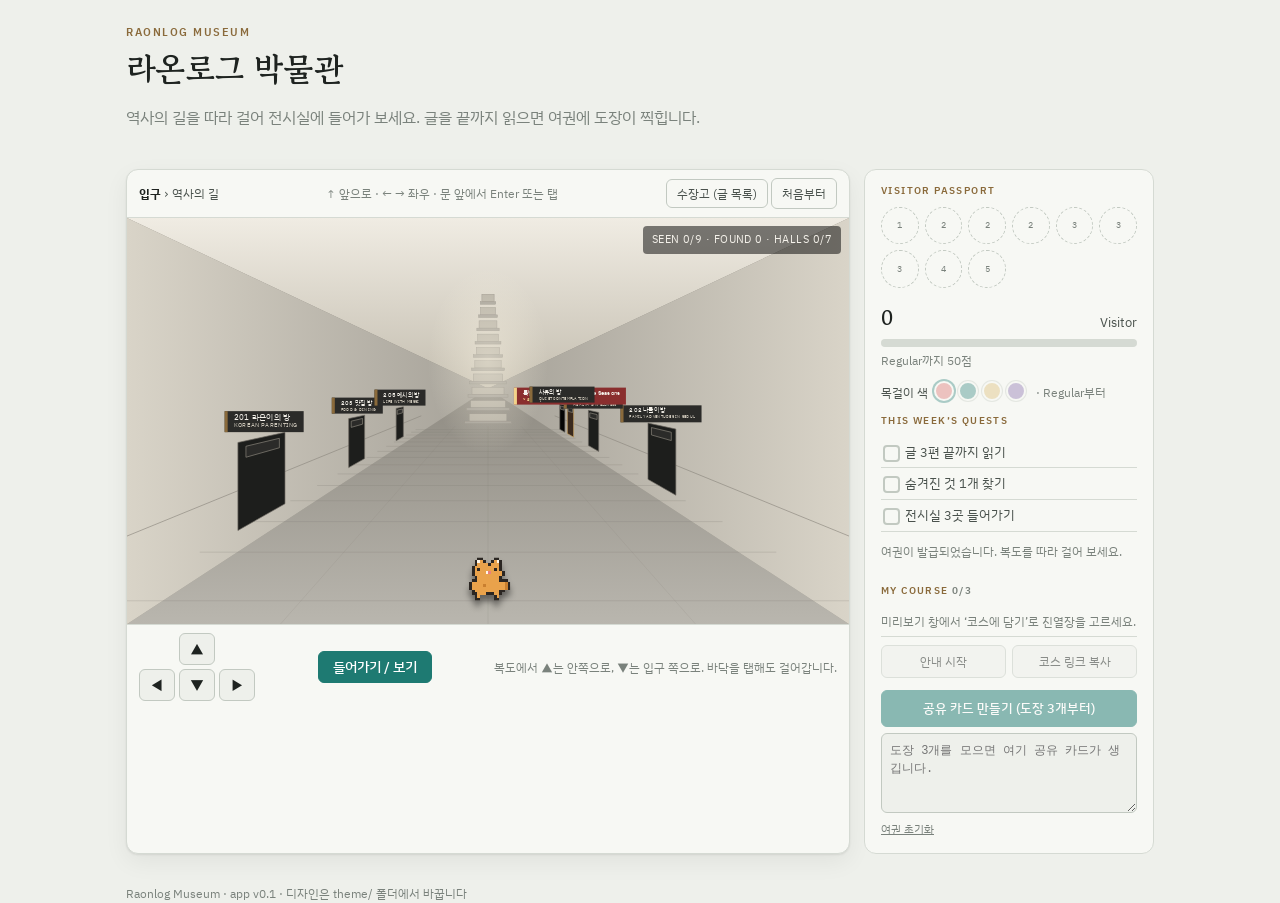
<file: raonlog-museum-rpg/app/index.html>
<!doctype html>
<html lang="ko">
<head>
<meta charset="utf-8">
<meta name="viewport" content="width=device-width, initial-scale=1, viewport-fit=cover">
<title>Raonlog Museum</title>
<link rel="icon" href="data:,">
<link rel="stylesheet" href="./styles/museum.css">
</head>
<body data-theme="default" data-data="./data/museum.json">
<main class="museum-page">
  <header class="museum-head">
    <div class="eyebrow">Raonlog Museum</div>
    <h1>라온로그 박물관</h1>
    <p class="muted">역사의 길을 따라 걸어 전시실에 들어가 보세요. 글을 끝까지 읽으면 여권에 도장이 찍힙니다.</p>
  </header>
  <div class="museum-layout">
    <section class="proto" data-museum aria-live="polite"><div class="loading">박물관을 여는 중…</div></section>
    <aside class="passport" data-passport></aside>
  </div>
  <footer class="muted small">Raonlog Museum · app v0.1 · 디자인은 theme/ 폴더에서 바꿉니다</footer>
</main>
<script type="module" src="./src/main.js"></script>
</body>
</html>
</file>
<file: raonlog-museum-rpg/app/styles/museum.css>
/* museum.css — 색·글꼴은 theme.json이 --m-* 토큰으로 넣는다. 구조만 여기서 정한다. */
:root{
  --ground:#EEF0EB;--paper:#F7F8F4;--ink:#1E2320;--ink-2:#4A524D;--ink-3:#7A827C;--line:#D5DAD3;--line-2:#C2C9C1;
  --m-font-display:Georgia,serif;--m-font-body:system-ui,sans-serif;
  --m-granite:#B9B6AE;--m-granite2:#A5A198;--m-granite3:#8F8B82;--m-stone:#D9D4C8;--m-stone2:#C4BEB0;--m-hall:#3B3C3A;--m-hall2:#2E2F2D;--m-hallFloor:#5B5852;--m-hallFloor2:#4A4842;--m-label:#F4F1EA;--m-labelInk:#2B2B29;--m-spot:rgba(255,241,214,.5);--m-glass:rgba(255,255,255,.12);--m-gold:#F2D28A;--m-bronze:#8A6A3B;--m-ok:#2F7D4A;--m-stamp:#B23A3A;--m-teal:#1E7A72;
}
@media (prefers-color-scheme: dark){:root{--ground:#181B19;--paper:#20241F;--ink:#E8E6DF;--ink-2:#BDBBB2;--ink-3:#8C8A82;--line:#333833;--line-2:#444A44}}
*{box-sizing:border-box}
body{margin:0;background:var(--ground);color:var(--ink);font-family:var(--m-font-body);font-size:16px;line-height:1.6}
h1,h2,h3,h4{font-family:var(--m-font-display);margin:0;line-height:1.3}
.museum-page{max-width:1060px;margin:0 auto;padding:0 16px}
.museum-head{padding:24px 0 10px}
.museum-head h1{font-size:clamp(22px,4vw,32px);margin-top:6px}
.eyebrow{font-size:11px;letter-spacing:.14em;text-transform:uppercase;color:var(--m-bronze);font-weight:600}
.muted{color:var(--ink-3)} .small{font-size:12px} .loading,.error{padding:40px;text-align:center;color:var(--ink-2)}
.museum-layout{display:grid;grid-template-columns:1fr 290px;gap:14px;margin:12px 0 30px}
@media (max-width:880px){.museum-layout{grid-template-columns:1fr}}
.proto{background:var(--paper);border:1px solid var(--line);border-radius:12px;overflow:hidden;box-shadow:0 1px 2px rgba(0,0,0,.08),0 8px 24px rgba(0,0,0,.06)}
.top{display:flex;justify-content:space-between;align-items:center;gap:10px;padding:8px 12px;border-bottom:1px solid var(--line);font-size:12px;color:var(--ink-2);flex-wrap:wrap}
.top .crumb b{color:var(--ink)}
.btn{font:inherit;font-size:12px;padding:5px 10px;border-radius:6px;border:1px solid var(--line-2);background:transparent;color:var(--ink-2);cursor:pointer;text-decoration:none}
.stage{position:relative;width:100%;aspect-ratio:16/9;overflow:hidden;user-select:none;background:#0A0A09;touch-action:manipulation}
.stage:focus-visible{outline:2px solid var(--m-teal);outline-offset:-2px}
.scene{position:absolute;inset:0;display:none}.scene.on{display:block}
.photo{position:absolute;inset:0;background-size:cover;background-position:center;display:none}.photo.on{display:block}
.photo::after{content:"";position:absolute;inset:0;background:linear-gradient(180deg,rgba(0,0,0,.25),rgba(0,0,0,.05) 40%,rgba(0,0,0,.35))}
.scene.hasphoto svg.drawn{display:none}
svg.drawn,svg.over{position:absolute;inset:0;width:100%;height:100%} svg.over{pointer-events:none}
.doorpoly{cursor:pointer}
.signs{position:absolute;inset:0;pointer-events:none}
.sign{position:absolute;transform:translate(-50%,-100%);white-space:nowrap;background:#2B2B29;color:var(--m-label);padding:2px 6px;border-left:3px solid var(--m-bronze);letter-spacing:.04em;line-height:1.25}
.sign small{display:block;color:#C9C3B6;letter-spacing:.06em}
.sign.near{background:var(--m-gold);color:#1F1F1D;border-left-color:var(--m-bronze)} .sign.near small{color:#4A4A48}
.sign.done::after{content:" ✓";color:var(--m-ok)}
/* hall */
.hall .wall{position:absolute;inset:0 0 40% 0;background:linear-gradient(180deg,#45464400,#00000033 100%),var(--m-hall)}
.hall .cove{position:absolute;left:0;right:0;top:0;height:6%;background:linear-gradient(180deg,#5A5B58,var(--m-hall))}
.hall .floor{position:absolute;inset:60% 0 0 0;background:linear-gradient(180deg,rgba(255,255,255,.06),transparent 30%),repeating-linear-gradient(90deg,transparent 0 158px,rgba(0,0,0,.18) 158px 160px),linear-gradient(180deg,var(--m-hallFloor),var(--m-hallFloor2))}
.hall .skirt{position:absolute;left:0;right:0;top:calc(60% - 8px);height:8px;border-top:1px solid #6A6A66}
.hall.hasphoto .wall,.hall.hasphoto .cove,.hall.hasphoto .floor,.hall.hasphoto .skirt{display:none}
.hsign{position:absolute;left:3%;top:5%;color:var(--m-label);font-size:12px;letter-spacing:.12em;text-shadow:0 1px 4px rgba(0,0,0,.6)}
.hsign b{display:block;font-family:var(--m-font-display);font-size:18px;letter-spacing:0;font-weight:700}
.hsign small{display:block;font-size:10px;color:#D8D3C6;letter-spacing:.14em}
.spot{position:absolute;top:0;width:26%;height:66%;pointer-events:none;background:radial-gradient(ellipse at 50% 6%,var(--m-spot),rgba(255,241,214,0) 62%);transform:translateX(-50%)}
.case{position:absolute;bottom:26%;width:15%;height:52%;border:0;padding:0;background:transparent;cursor:pointer;transform:translateX(-50%)}
.case .ped{position:absolute;left:0;right:0;bottom:0;height:34%;background:linear-gradient(180deg,#9A968D,#6E6A62);box-shadow:0 12px 24px rgba(0,0,0,.55);border-top:2px solid #C9C4B8}
.case .glass{position:absolute;left:0;right:0;top:0;bottom:34%;background:linear-gradient(115deg,rgba(255,255,255,.14) 0,rgba(255,255,255,.03) 35%,var(--m-glass) 48%,rgba(255,255,255,.02) 60%,rgba(255,255,255,.10) 100%);border:1px solid rgba(255,255,255,.35);border-bottom:0;box-shadow:inset 0 0 30px rgba(255,255,255,.06);transition:box-shadow .15s}
.case .glass::before{content:"";position:absolute;left:0;right:0;top:0;height:1px;background:rgba(255,255,255,.7)}
.case .obj{position:absolute;left:12%;right:12%;top:8%;bottom:50%;background:var(--m-label);border:2px solid #1F1F1D;box-shadow:0 8px 18px rgba(0,0,0,.5)}
.case .obj .art{position:absolute;inset:8%;image-rendering:pixelated}
.case .label{position:absolute;left:8%;right:8%;bottom:5%;max-height:40%;overflow:hidden;background:var(--m-label);color:var(--m-labelInk);font-size:8px;line-height:1.25;padding:3px 5px;text-align:left;box-shadow:0 1px 3px rgba(0,0,0,.4);opacity:.95;transform:perspective(200px) rotateX(12deg);transform-origin:bottom}
.case .label b{display:block;font-size:9.5px;font-family:var(--m-font-display)} .case .label i{display:block;font-style:normal;color:#6B6558;font-size:7.5px;margin-top:1px}
.case.near .glass{box-shadow:0 0 0 2px var(--m-gold),inset 0 0 30px rgba(255,255,255,.1)}
.case.seen::after{content:"";position:absolute;right:-8px;top:-8px;width:12px;height:12px;border-radius:50%;background:var(--m-ok);border:2px solid var(--m-label)}
.case.unlabeled .label{visibility:hidden} .case.unlabeled .obj{filter:brightness(.75)}
/* caseStyle 변형: 액자만 */
.case.frame .ped,.case.frame .glass::before{display:none} .case.frame .glass{background:none;border:0;box-shadow:none;bottom:20%} .case.frame .obj{top:0;bottom:30%;left:4%;right:4%;box-shadow:0 10px 24px rgba(0,0,0,.55)} .case.frame .label{bottom:0}
.bench{position:absolute;left:50%;bottom:16%;width:16%;height:6%;transform:translateX(-50%);background:linear-gradient(180deg,#8A7B66,#5E5344);border-radius:2px;box-shadow:0 8px 14px rgba(0,0,0,.45)}
.exit{position:absolute;left:2%;bottom:40%;width:7%;height:24%;border:0;padding:0;background:linear-gradient(180deg,#8E8B83,#6C6960);box-shadow:inset 0 0 0 2px var(--m-hall);cursor:pointer}
.exit span{position:absolute;left:50%;top:-22px;transform:translateX(-50%);white-space:nowrap;font-size:10px;color:var(--m-label);background:#2B2B29;padding:2px 6px}
.exit.near{box-shadow:inset 0 0 0 2px var(--m-gold)}
/* quiet */
.quiet .bg{position:absolute;inset:0;background:radial-gradient(ellipse at 50% 100%,#1A1613 0,#070606 60%,#000 100%)}
.quiet .stars{position:absolute;inset:0 0 50% 0;background-image:radial-gradient(#F2D28A55 .6px,transparent 1px),radial-gradient(#ffffff33 .5px,transparent 1px);background-size:38px 26px,57px 41px;opacity:.6}
.quiet .slope{position:absolute;left:0;right:0;bottom:0;height:44%;background:linear-gradient(180deg,#1C1815,#0B0A09);clip-path:polygon(0 100%,100% 100%,88% 0,12% 0)}
.quiet.hasphoto .bg,.quiet.hasphoto .stars,.quiet.hasphoto .slope{display:none}
.quiet .one{position:absolute;left:50%;top:22%;width:15%;aspect-ratio:3/4;transform:translateX(-50%);background:var(--m-label);border:2px solid #1F1F1D;box-shadow:0 0 80px rgba(242,210,138,.25),0 20px 40px rgba(0,0,0,.8);padding:0;cursor:pointer}
.quiet .one .art{position:absolute;inset:8%;image-rendering:pixelated}
.quiet .halo{position:absolute;left:50%;top:0;width:40%;height:70%;transform:translateX(-50%);background:radial-gradient(ellipse at 50% 20%,rgba(255,241,214,.35),rgba(255,241,214,0) 65%);pointer-events:none}
.quiet .word{position:absolute;left:50%;bottom:8%;transform:translateX(-50%);color:#8C877D;font-size:11px;letter-spacing:.2em;white-space:nowrap}
.quiet .exit{background:linear-gradient(180deg,#2A2826,#151412);box-shadow:inset 0 0 0 2px #3A3A38}
/* shared */
.cat{position:absolute;image-rendering:pixelated;transform:translate(-50%,-100%);pointer-events:none;filter:drop-shadow(0 6px 3px rgba(0,0,0,.45))}
.bubble{position:absolute;transform:translate(-50%,-100%);background:var(--m-label);color:var(--m-labelInk);border-radius:6px;padding:5px 9px;font-size:12px;pointer-events:none;opacity:0;transition:opacity .15s;max-width:60%;text-align:center;box-shadow:0 4px 10px rgba(0,0,0,.4)}
.bubble.on{opacity:1}
.hud{position:absolute;right:8px;top:8px;font-size:11px;color:var(--m-label);background:rgba(0,0,0,.5);padding:5px 9px;border-radius:4px;pointer-events:none;letter-spacing:.04em}
.fade{position:absolute;inset:0;background:#000;opacity:0;pointer-events:none;transition:opacity .35s}.fade.on{opacity:1}
.viewer{position:absolute;inset:0;background:rgba(10,10,9,.96);display:none;color:#F1EDE4;padding:18px;overflow:auto}.viewer.on{display:block}
.viewer .card{display:grid;grid-template-columns:1fr 1.1fr;gap:18px;max-width:820px;margin:0 auto}
.viewer .img{background:var(--m-label);border:2px solid #1F1F1D;padding:10px;aspect-ratio:4/3;box-shadow:0 20px 40px rgba(0,0,0,.6)} .viewer .img div{width:100%;height:100%;image-rendering:pixelated}
.viewer .lab{margin-top:10px;background:var(--m-label);color:var(--m-labelInk);padding:8px 10px;font-size:11px;line-height:1.4} .viewer .lab b{font-family:var(--m-font-display);font-size:12px}
.viewer h3{font-size:20px;color:#fff;margin-bottom:4px} .viewer .vm{font-size:12px;color:#CFC8BA;margin-bottom:8px} .viewer p{font-size:14px;color:#E3DED2;margin:0 0 10px}
.viewer .btns{display:flex;gap:8px;flex-wrap:wrap;margin:8px 0}
.viewer button{font:inherit;font-size:13px;padding:7px 12px;border-radius:6px;border:1px solid #7E7466;background:transparent;color:#F1EDE4;cursor:pointer}
.viewer button.primary{background:var(--m-label);border-color:var(--m-label);color:#1A1511;font-weight:600}
.viewer button.close{position:absolute;right:12px;top:10px;width:34px;height:34px;padding:0;font-size:18px}
.viewer .rel h4{font-size:11px;letter-spacing:.08em;text-transform:uppercase;color:#B8AE9B;margin:0 0 6px;font-family:var(--m-font-body);font-weight:600}
.viewer .rel .chips{display:flex;flex-direction:column;gap:6px}
.viewer .rel button{display:flex;justify-content:space-between;gap:10px;text-align:left;width:100%;font-size:13px;border-color:#4E463C;background:rgba(255,255,255,.04)}
.viewer .rel button em{font-style:normal;font-size:10px;color:var(--m-gold);white-space:nowrap} .viewer .rel small{color:#B8AE9B}
.reader{position:absolute;inset:0;background:var(--paper);display:none;color:var(--ink);flex-direction:column}.reader.on{display:flex}
.reader .rtop{display:flex;justify-content:space-between;align-items:center;padding:10px 16px;border-bottom:1px solid var(--line);font-size:13px;color:var(--ink-2)}
.reader .rtop button,.reader .note button,.btn-link{font:inherit;font-size:13px;padding:6px 10px;border-radius:6px;border:1px solid var(--line-2);background:transparent;color:var(--ink);cursor:pointer;text-decoration:none}
.reader .prog{height:5px;background:var(--line)} .reader .prog i{display:block;height:100%;width:0;background:var(--m-teal);transition:width .2s}
.reader .body{flex:1;overflow:auto;padding:18px 20px 40px} .reader .body h3{font-size:22px;margin-bottom:4px} .reader .body .m{font-size:12px;color:var(--ink-3);margin-bottom:14px}
.reader .body p{font-size:15px;line-height:1.75;max-width:62ch;color:var(--ink-2);margin:0 0 12px}
.reader .note{padding:10px 16px;border-top:1px solid var(--line);font-size:13px;color:var(--ink-2);display:flex;justify-content:space-between;align-items:center;gap:10px} .reader .note b{color:var(--m-ok)}
@media (max-width:640px){.viewer .card{grid-template-columns:1fr}.case .label{display:none}.case.near .label{display:block}}
.ctl{display:flex;align-items:center;justify-content:space-between;gap:10px;padding:8px 12px;border-top:1px solid var(--line);flex-wrap:wrap}
.ctl .pad{display:grid;grid-template-columns:repeat(3,36px);gap:4px}
.ctl button{font:inherit;font-size:14px;width:36px;height:32px;border-radius:6px;border:1px solid var(--line-2);background:var(--ground);color:var(--ink);cursor:pointer}
.ctl button.act{width:auto;padding:0 14px;background:var(--m-teal);color:#fff;border-color:var(--m-teal);font-weight:500} .ctl small{font-size:12px}
/* passport */
.passport{background:var(--paper);border:1px solid var(--line);border-radius:12px;padding:14px 16px;font-size:13px;align-self:start;position:sticky;top:10px}
.passport h4{font-size:10px;letter-spacing:.14em;color:var(--m-bronze);margin:0 0 10px;font-family:var(--m-font-body);font-weight:600}
.passport .stamps{display:grid;grid-template-columns:repeat(6,1fr);gap:6px;margin-bottom:12px}
.passport .stamps div{aspect-ratio:1;border:1.5px dashed var(--line-2);border-radius:50%;display:flex;align-items:center;justify-content:center;font-size:9px;color:var(--ink-3)}
.passport .stamps div.on{border:2px solid var(--m-stamp);color:var(--m-stamp);font-size:8px;font-weight:700;transform:rotate(-12deg);box-shadow:inset 0 0 0 2px var(--paper),inset 0 0 0 3px var(--m-stamp)}
.passport .score{display:flex;justify-content:space-between;align-items:baseline;margin-bottom:4px} .passport .pts{font-family:var(--m-font-display);font-size:22px;font-weight:700} .passport .rank{color:var(--ink-2)}
.passport .rankbar{height:8px;background:var(--line);border-radius:4px;overflow:hidden;margin-bottom:4px} .passport .rankbar i{display:block;height:100%;background:var(--m-bronze);transition:width .3s}
.passport .rankline{font-size:12px;color:var(--ink-3);margin-bottom:10px}
.passport .collar{display:flex;gap:6px;align-items:center;margin-bottom:10px;font-size:12px;color:var(--ink-2)}
.passport .collar button{width:20px;height:20px;border-radius:50%;border:2px solid var(--paper);box-shadow:0 0 0 1px var(--line-2);cursor:pointer;padding:0;margin-right:4px} .passport .collar button[disabled]{opacity:.35;cursor:not-allowed} .passport .collar button.on{box-shadow:0 0 0 2px var(--m-teal)}
.passport .quests{list-style:none;padding:0;margin:0 0 10px} .passport .quests li{padding:5px 0 5px 24px;position:relative;border-bottom:1px solid var(--line);color:var(--ink-2)}
.passport .quests li::before{content:"";position:absolute;left:2px;top:8px;width:13px;height:13px;border:2px solid var(--line-2);border-radius:4px}
.passport .quests li.done{color:var(--ink);text-decoration:line-through;text-decoration-color:var(--ink-3)} .passport .quests li.done::before{background:var(--m-ok);border-color:var(--m-ok)}
.passport .log{font-size:12px;color:var(--ink-3);min-height:34px;margin-bottom:8px} .passport .log b{color:var(--m-teal)}
.passport .share{display:flex;flex-direction:column;gap:6px}
.passport .share button{font:inherit;font-size:13px;padding:7px 12px;border-radius:6px;border:1px solid var(--m-teal);background:var(--m-teal);color:#fff;cursor:pointer;font-weight:500} .passport .share button[disabled]{opacity:.5;cursor:not-allowed}
.passport .share textarea{font:12px/1.5 ui-monospace,monospace;padding:8px;border:1px solid var(--line-2);border-radius:6px;background:var(--ground);color:var(--ink);resize:vertical;min-height:80px}
.passport .link{margin-top:8px;font:inherit;font-size:11px;background:none;border:0;color:var(--ink-3);cursor:pointer;text-decoration:underline;padding:0}
/* M4 발견 장치 */
.sign.special{background:#8A2E2E;border-left-color:var(--m-gold)} .sign.special small{color:#F2D28A}
.vault{position:absolute;right:3%;bottom:10%;width:11%;aspect-ratio:1.3;border:0;padding:0;background:#8B6D4A;border:4px solid #6B4E2E;box-shadow:inset 0 0 0 3px #A5865F,0 4px 0 rgba(0,0,0,.3);cursor:pointer}
.vault::before{content:"";position:absolute;left:10%;right:10%;top:40%;height:4px;background:#6B4E2E}
.vault span{position:absolute;left:50%;top:-22px;transform:translateX(-50%);white-space:nowrap;font-size:10px;color:var(--m-label);background:#2B2B29;padding:2px 6px}
.vault.near{box-shadow:inset 0 0 0 3px #A5865F,0 0 0 3px var(--m-gold),0 4px 0 rgba(0,0,0,.3)}
.vault.open{background:#6B4E2E} .vault.open::after{content:"";position:absolute;left:15%;right:15%;top:15%;bottom:45%;background:var(--m-label);border:3px solid var(--m-bronze)}
.statement{position:absolute;left:3%;top:30%;width:18%;font-size:10px;line-height:1.45;color:#D8D3C6;text-shadow:0 1px 3px rgba(0,0,0,.6);font-style:italic}
.docent-tag{position:absolute;left:50%;top:-20px;transform:translateX(-50%);white-space:nowrap;font-size:8px;letter-spacing:.06em;padding:2px 6px;background:#2B2B29;color:#B8AE9B;border:1px solid #4E463C}
.docent-tag.on{background:var(--m-gold);color:#1F1F1D;border-color:var(--m-gold)}
.viewer .docent{margin:6px 0 10px;padding:10px 12px;background:rgba(242,210,138,.08);border:1px solid rgba(242,210,138,.3);border-radius:6px}
.viewer .docent h4{font-size:11px;letter-spacing:.08em;color:var(--m-gold);margin:0 0 6px;font-family:var(--m-font-body);font-weight:600}
.viewer .docent .qa{font-size:13px;margin-bottom:6px} .viewer .docent .qa b{display:block;color:#fff;font-weight:600} .viewer .docent .qa span{color:#E3DED2} .viewer .docent .muted{color:#B8AE9B;font-size:12px;margin:0}
/* 내 코스 */
.passport .course{list-style:none;padding:0;margin:0 0 8px;counter-reset:c}
.passport .course li{display:flex;justify-content:space-between;align-items:center;gap:8px;padding:5px 0;border-bottom:1px solid var(--line);font-size:12.5px;counter-increment:c}
.passport .course li:not(.empty)::before{content:counter(c);font-size:10px;color:var(--m-bronze);font-weight:700;min-width:14px}
.passport .course li span{flex:1;overflow:hidden;text-overflow:ellipsis;white-space:nowrap}
.passport .course li button{font:inherit;width:22px;height:22px;border-radius:50%;border:1px solid var(--line-2);background:transparent;color:var(--ink-3);cursor:pointer;padding:0}
.passport .course li.empty{font-size:12px}
.passport .course-btns{display:flex;gap:6px;margin-bottom:12px}
.passport .course-btns button{flex:1;font:inherit;font-size:12px;padding:6px 8px;border-radius:6px;border:1px solid var(--line-2);background:var(--ground);color:var(--ink);cursor:pointer}
.passport .course-btns button[disabled]{opacity:.5;cursor:not-allowed}
.viewer button[data-course].on{border-color:var(--m-gold);color:var(--m-gold)}
/* 모바일 세로 화면 */
@media (max-width:640px){
  .museum-page{padding:0 10px} .museum-head{padding:14px 0 6px} .museum-head p{font-size:13px}
  .stage{aspect-ratio:4/3} .top{font-size:11px;padding:6px 10px} .top [data-help]{display:none}
  .hud{font-size:10px;padding:4px 7px} .sign{font-size:8px!important} .sign small{display:none}
  .ctl{justify-content:center;gap:14px} .ctl .pad{grid-template-columns:repeat(3,44px);gap:6px} .ctl button{width:44px;height:40px;font-size:16px} .ctl small{display:none} .ctl button.act{height:40px}
  .case{width:19%} .case .label{font-size:7px} .hsign b{font-size:15px}
  .viewer{padding:12px} .viewer h3{font-size:17px} .viewer .img{aspect-ratio:16/10}
  .reader .body{padding:14px 14px 30px} .reader .body p{font-size:15px}
  .passport{position:static;padding:12px 14px} .passport .stamps{grid-template-columns:repeat(8,1fr)}
}
@media (prefers-reduced-motion: reduce){*{transition:none!important}}
</file>
